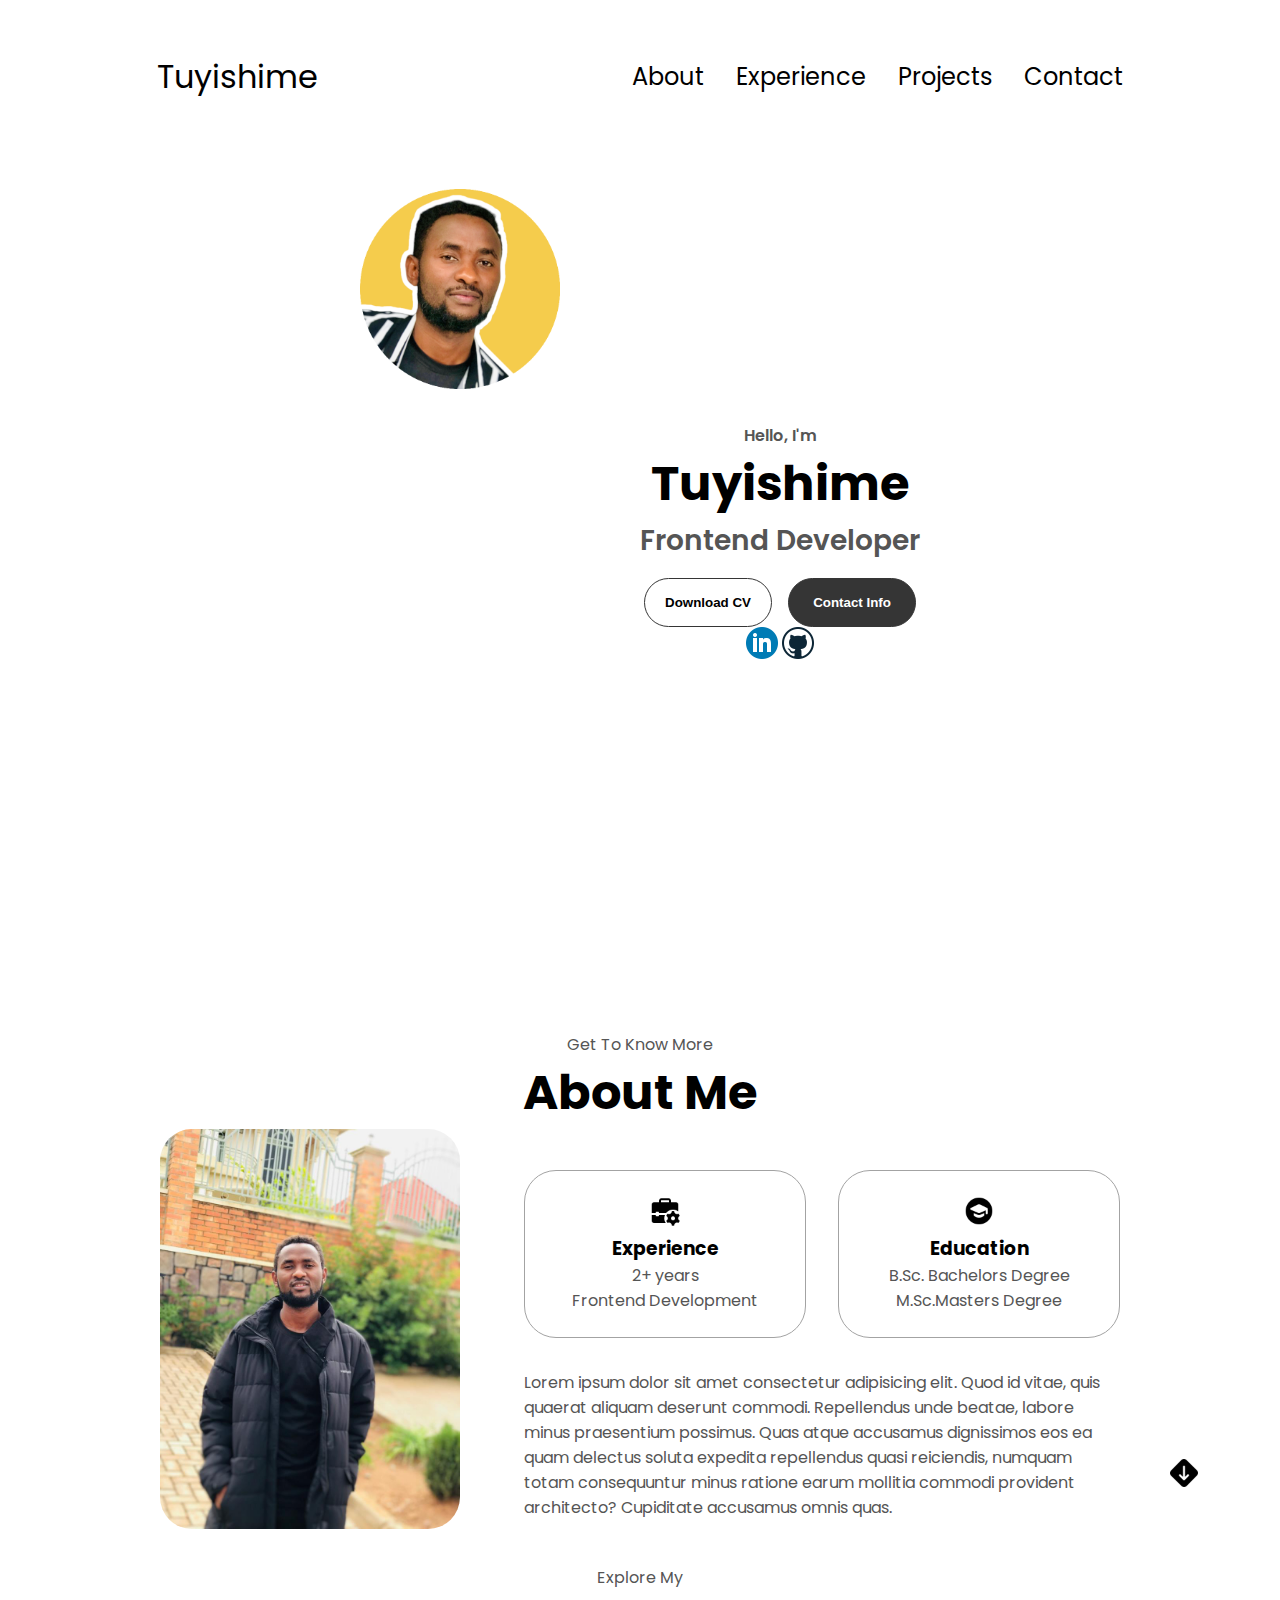
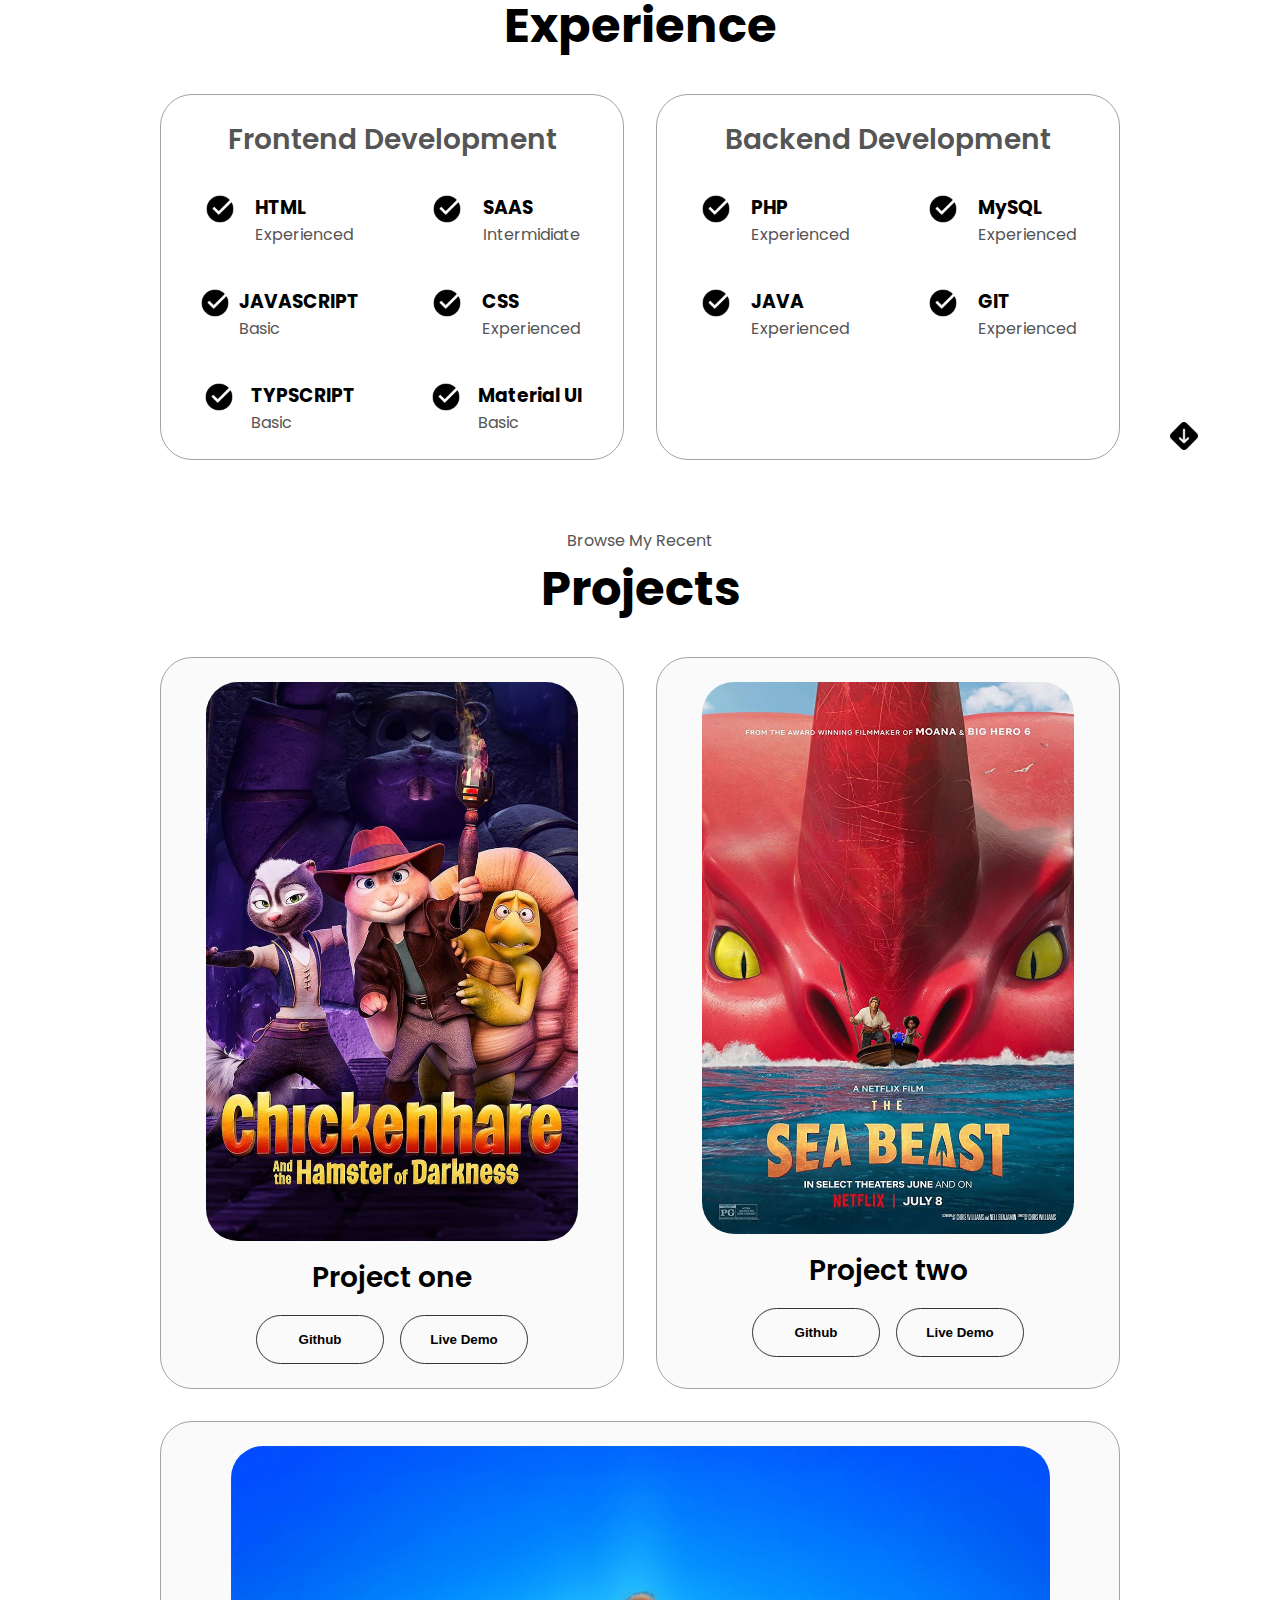
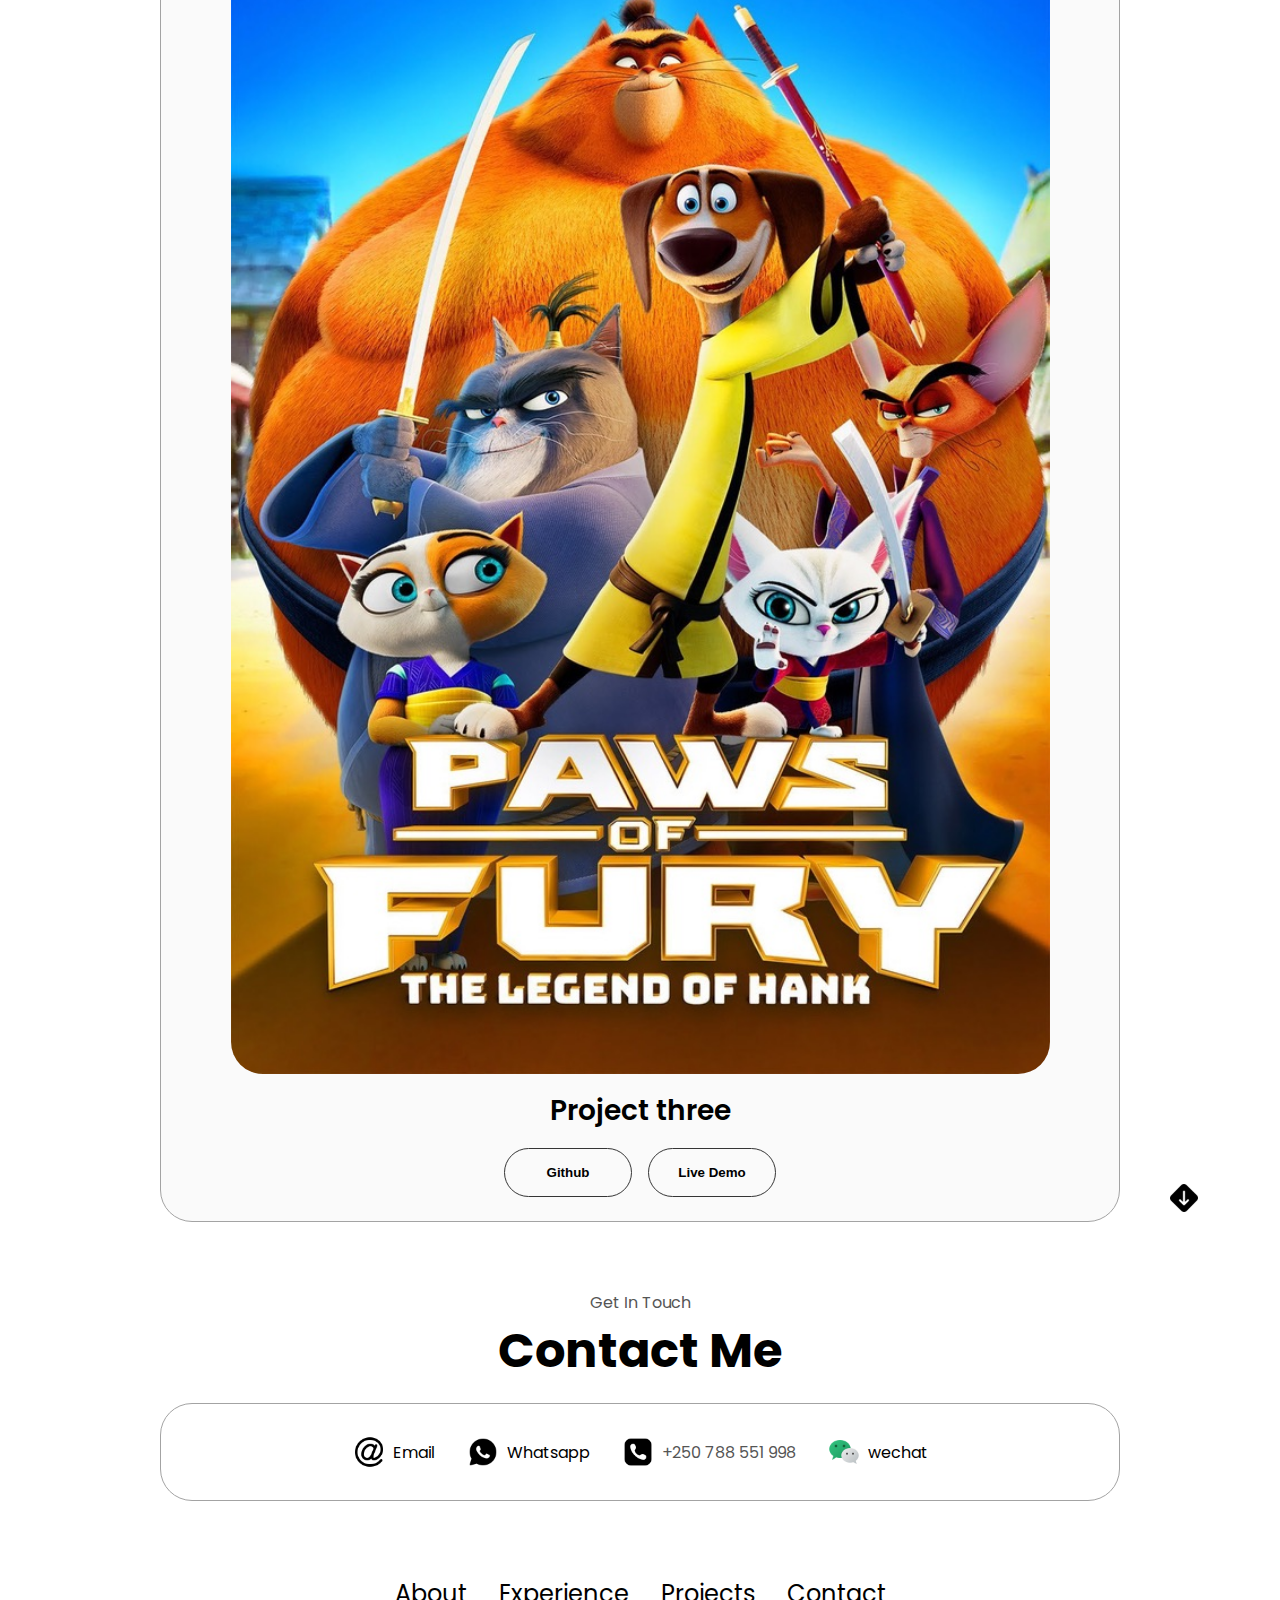
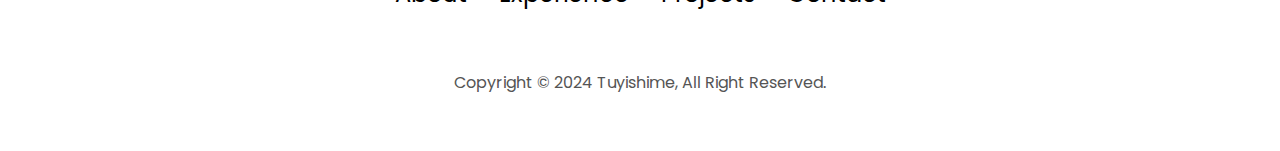
<file: index.html>
<!DOCTYPE html>
<html lang="en">
<head>
    <meta charset="UTF-8">
    <meta name="viewport" content="width=device-width, initial-scale=1.0">
    <title>My Portfolio</title>
    <link rel="stylesheet"href="style.css"/>
    <link rel="stylesheet" href="mediaqueries.css"/>
</head>
<body>
    <nav id="desktop-nav">
        <div class="logo">Tuyishime</div>
        <div>
            <ul class="nav-links">
                <li><a href="#about">About</a></li>
                <li><a href="#experience">Experience</a></li>
                <li><a href="#Projects">Projects</a></li>
                <li><a href="#Contact">Contact</a></li>
            </ul>
        </div>
    </nav>
    <nav id="hamburger-nav">
        <div class="logo">Tuyishime</div>
        <div class="hamburger-menu">
            <div class="hamburger-icon" onclick="toggleMenu()">
            <span></span>
            <span></span> 
            <span></span>
        </div>
        <div class="menu-links">
            <li><a href="#about" onclick="toggleMenu()">About</a></li>
                <li><a href="#experience" onclick="toggleMenu()">Experience</a></li>
                <li><a href="#Projects" onclick="toggleMenu()">Projects</a></li>
                <li><a href="#Contact" onclick="toggleMenu()">Contact</a></li>

        </div>
        </div>
    </nav>
    <section id="profile">
        <div class="section__pic.container">
            <img src="./assets/profile-pic.png" alt="Tuyishime profile picture" width="200"/>
        </div>
        <div class="section__text">
            <p class="section__text__p1">Hello, I'm</p>
            <h1 class="title">Tuyishime</h1>
            <p class="section__text__p2">Frontend Developer</p>
            <div class="btn-container">
                <button class="btn btn-color-2" onclick="window.open('./assets/resume-example.pdf')">Download CV</button>
                <button class="btn btn-color-1" onclick="location.href='./#contact'">Contact Info</button>
            </div>
            <div id="socials-container">
                <img src="./assets/linkedin.png" alt="My linkedIn profile" class="icon" onclick="location.href='https://www.linkedin.com/in/eric-tuyishime-59b9a81a3/ ' ">
                <img src="./assets/github.png" alt="My Github profile" class="icon" onclick="location.href='https://github.com/'">
            </div>
        </div>
    </section>
    <section id="about">
        <p class="section__text__p1">Get To Know More</p>
        <h1 class="title">About Me</h1>
     <div class="section-container">
            <div class="section__pic-container">
                <img src="./assets/about-pic.jpeg" alt="profile picture" class="about-pic"/>
            </div>
        <div class="about-details-container">
            <div class="about-containers">
                <div class="details-container">
                    <img src="./assets/experience.png" alt="Experience icon" class="icon"/>
                    <h3>Experience</h3>
                    <p> 2+ years<br> Frontend Development</p>
                </div>
                <div class="details-container">
                    <img src="./assets/education.png" alt="Education icon" class="icon"/>
                    <h3>Education</h3>
                    <p> B.Sc. Bachelors Degree<br/>M.Sc.Masters Degree</p>
                </div>
            </div>
                <div class="text-container">
                    <p>Lorem ipsum dolor sit amet consectetur adipisicing elit.
                     Quod id vitae, quis quaerat aliquam deserunt commodi.
                      Repellendus unde beatae, labore minus praesentium possimus. 
                      Quas atque accusamus dignissimos eos ea quam delectus soluta expedita repellendus quasi reiciendis, 
                      numquam totam consequuntur minus ratione earum mollitia commodi provident architecto? Cupiditate accusamus omnis quas.
                    </p> 
                </div>
            </div>
        </div>
        <img src="./assets/arrow.png" alt="arrow icon" class="icon arrow" onclick="location.href='./#experience'"/>
    </section>
        <section id="experience">
            <p class="section__text__p1">Explore My</p>
            <h1 class="title">Experience</h1>
            <div class="experience-details-container">
                <div class="about-containers">
                    <div class="details-container">
                        <h2 class="experience-sub-title">Frontend Development</h2>
                        <div class="article-container">
                            <article>
                                <img src="./assets/checkmark.png" alt="Experience icon" class="icon"/>
                                <div>
                                    <h3>HTML</h3>
                                    <P>Experienced</P>
                                </div>
                            </article>
                            <article>
                                <img src="./assets/checkmark.png" alt="Experience icon" class="icon"/>
                                <div>
                                    <h3>SAAS</h3>
                                    <P>Intermidiate</P>
                                </div>
                            </article>
                            <article>
                                <img src="./assets/checkmark.png" alt="Experience icon" class="icon"/>
                                <div>
                                    <h3>JAVASCRIPT</h3>
                                    <P>Basic</P>
                                </div>
                            </article>
                            <article>
                                <img src="./assets/checkmark.png" alt="Experience icon" class="icon"/>
                                <div>
                                    <h3>CSS</h3>
                                    <P>Experienced</P>
                                </div>
                            </article>
                            <article>
                                <img src="./assets/checkmark.png" alt="Experience icon" class="icon"/>
                                <div>
                                    <h3>TYPSCRIPT</h3>
                                    <P>Basic</P>
                                </div>
                            </article>
                            <article>
                                <img src="./assets/checkmark.png" alt="Experience icon" class="icon"/>
                                <div>
                                    <h3>Material UI</h3>
                                    <P>Basic</P>
                                </div>
                            </article>
                        </div>
                    </div>
                    <div class="details-container">
                        <h2 class="experience-sub-title">Backend Development</h2>
                        <div class="article-container">
                            <article>
                                <img src="./assets/checkmark.png" alt="Experience icon" class="icon"/>
                                <div>
                                    <h3>PHP</h3>
                                    <P>Experienced</P>
                                </div>
                            </article>
                            <article>
                                <img src="./assets/checkmark.png" alt="Experience icon" class="icon"/>
                                <div>
                                    <h3>MySQL</h3>
                                    <P>Experienced</P>
                                </div>
                            </article>
                            <article>
                                <img src="./assets/checkmark.png" alt="Experience icon" class="icon"/>
                                <div>
                                    <h3>JAVA</h3>
                                    <P>Experienced</P>
                                </div>
                            </article>
                            <article>
                                <img src="./assets/checkmark.png" alt="Experience icon" class="icon"/>
                                <div>
                                    <h3>GIT</h3>
                                    <P>Experienced</P>
                                </div>
                            </article>
                            
                        </div>
                    </div>
                </div>
            </div>
            <img src="./assets/arrow.png" alt="arrow icon" class="icon arrow" onclick="location.href='./#Projects'"/>
        </section>
        <section id="Projects">
            <p class="section__text__p1">Browse My Recent</p>
            <h1 class="title">Projects</h1>
            <div class="experience-details-container">
                <div class="about-containers">
                <div class="details-container color-container">
                    <div class="article-container">
                        <img src="./assets/project-1.jpeg" alt="Project 1" class="project-img"/>
                    </div>
                    <h2 class="experience-sub-title project-title">Project one</h2>
                    <div class="btn-container">
                        <button class="btn btn-color-2 project-btn" onclick="location.href='https://github.com/'">
                        Github
                    </button>
                    <button class="btn btn-color-2 project-btn" onclick="location.href='https://github.com/'">
                        Live Demo
                    </button> 
                    </div>
                </div>
                <div class="details-container color-container">
                    <div class="article-container">
                        <img src="./assets/project-2.jpeg" alt="Project 2" class="project-img"/>
                    </div>
                    <h2 class="experience-sub-title project-title">Project two</h2>
                    <div class="btn-container">
                        <button class="btn btn-color-2 project-btn" onclick="location.href='https://github.com/'">
                        Github
                    </button>
                    <button class="btn btn-color-2 project-btn" onclick="location.href='https://github.com/'">
                        Live Demo
                    </button> 
                    </div>
                </div>
                <div class="details-container color-container">
                    <div class="article-container">
                        <img src="./assets/project-3.jpeg" alt="Project 3" class="project-img"/>
                    </div>
                    <h2 class="experience-sub-title project-title">Project three</h2>
                    <div class="btn-container">
                        <button class="btn btn-color-2 project-btn" onclick="location.href='https://github.com/'">
                        Github
                    </button>
                    <button class="btn btn-color-2 project-btn" onclick="location.href='https://github.com/'">
                        Live Demo
                    </button> 
                    </div>
                </div>
            </div>
            </div>
            <img src="./assets/arrow.png" alt="arrow icon" class="icon arrow" onclick="location.href='./#Contact'"/>
        </section>
        <section id="Contact">
            <p class="section__text__p1">Get In Touch</p>
            <h1 class="title">Contact Me</h1>
            <div class="contact-info-upper-container">
                <div class="contact-info-container">
                    <img src="./assets/email.png" alt="email icon" class="icon contact-icon"/>
                    <p><a href="mailto:tuyishimeeric001@gmail.com">Email</a></p>
                </div> 
                <div class="contact-info-container">
                    <img src="./assets/whatsapp.png" alt="whatsapp icon" class="icon contact-icon"/>
                    <p><a href="https://wa.me/+250 788 551 998">Whatsapp</a></p>
                </div> 
                <div class="contact-info-container">
                    <img src="./assets/phone.png" alt="phone icon" class="icon contact-icon"/>
                    <p>+250 788 551 998</p>
                </div> 
                <div class="contact-info-container">
                    <img src="./assets/wechat.png" alt="wechat icon" class="icon contact-icon"/>
                    <p><a href="weixin://dl/chat?{toID}">wechat</a></p>
                </div>
            </div>
        </section>
        <footer>
            <nav>
                <div class="nav-links-container">
                    <ul class="nav-links">
                        <li><a href="#about">About</a></li>
                        <li><a href="#experience">Experience</a></li>
                        <li><a href="#Projects">Projects</a></li>
                        <li><a href="#Contact">Contact</a></li>
                    </ul>
                </div>
            </nav>
            <p>Copyright &#169; 2024 Tuyishime, All Right Reserved.</p>
        </footer>
    <script src="script.js"></script>
</body>
</html>
</file>
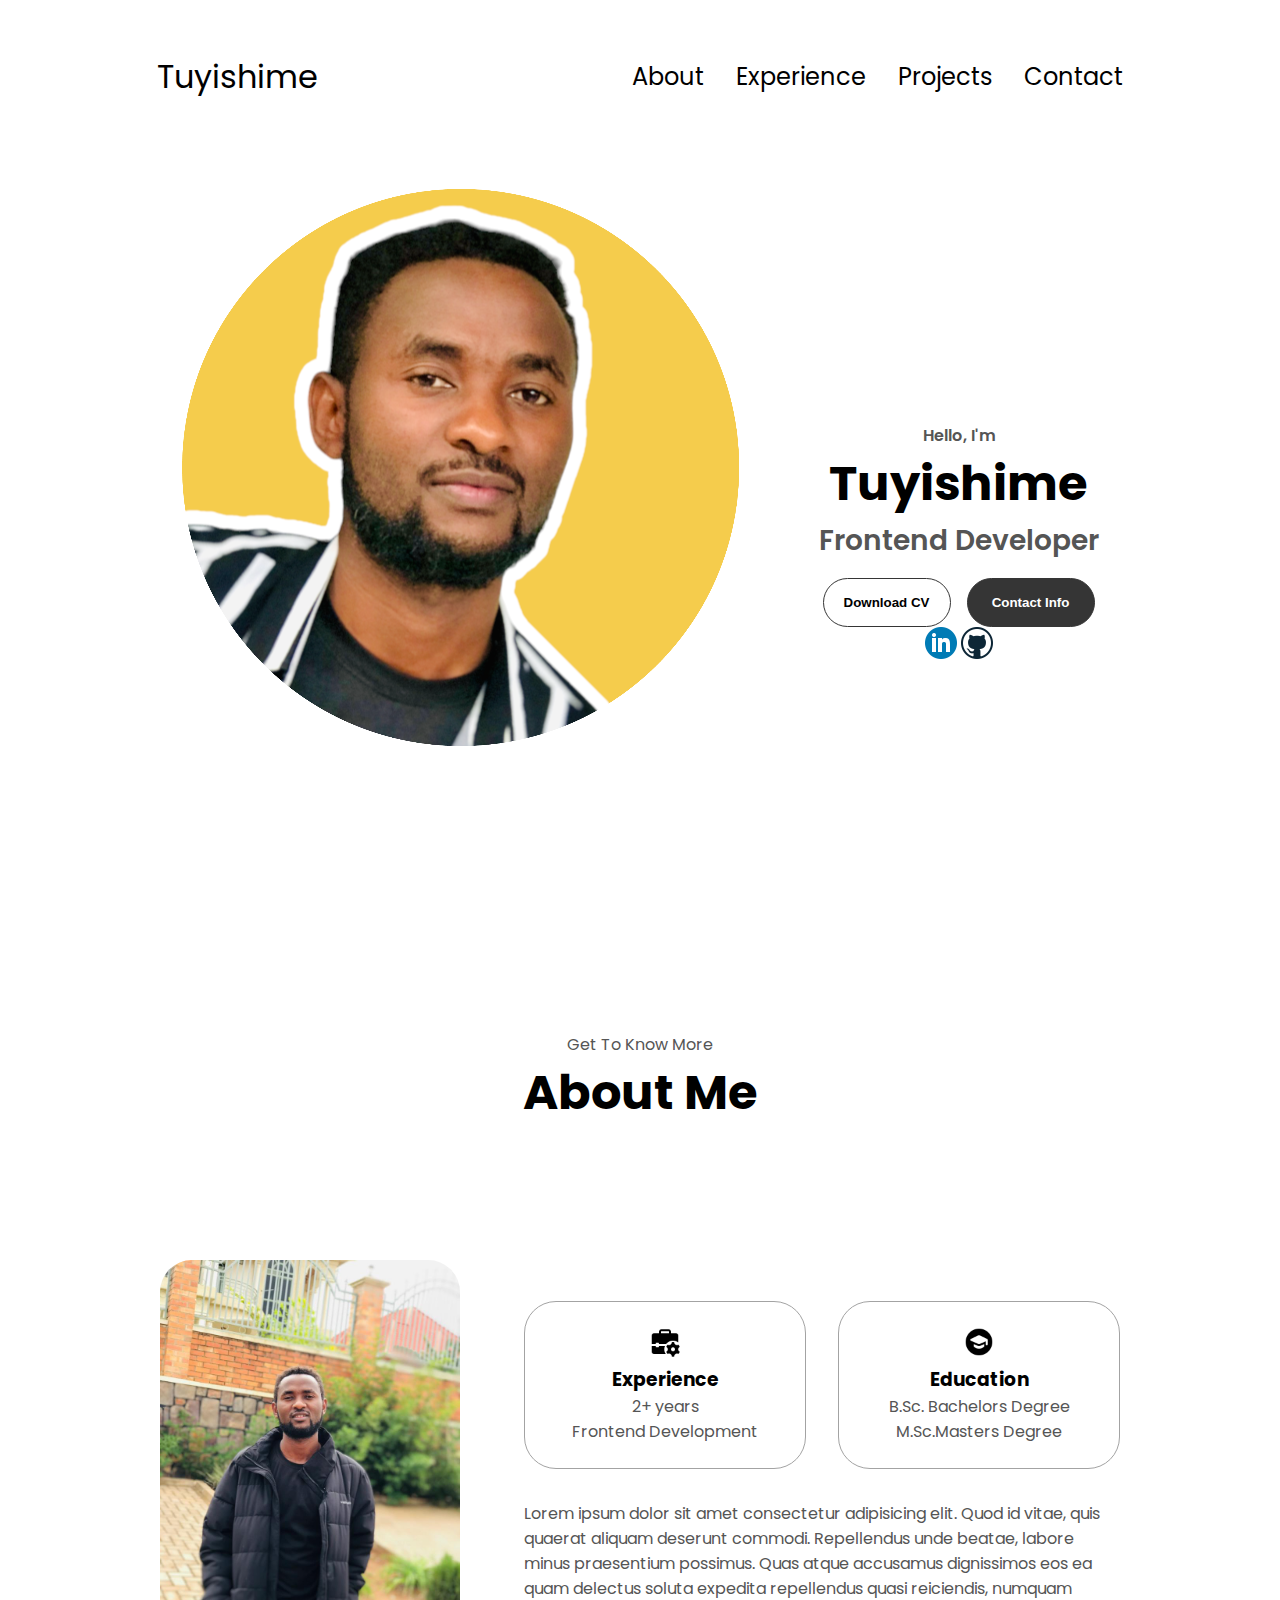
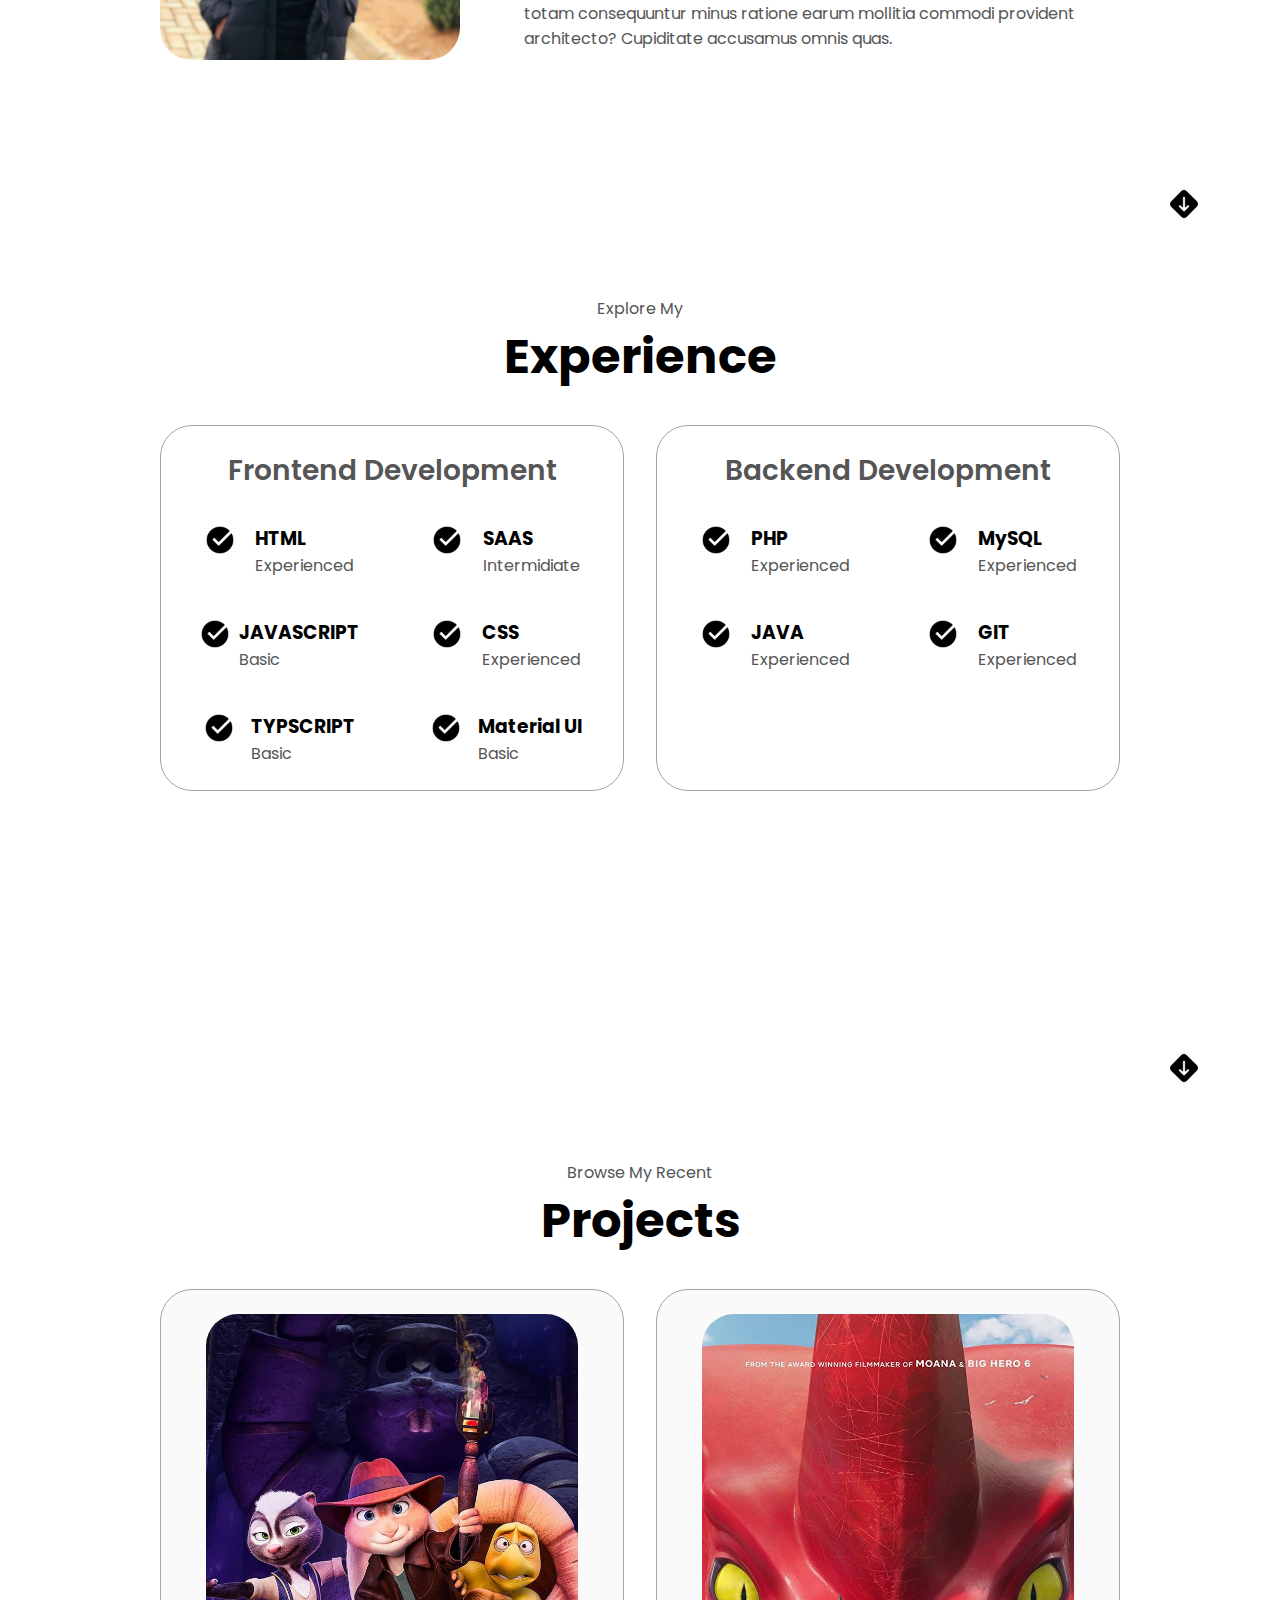
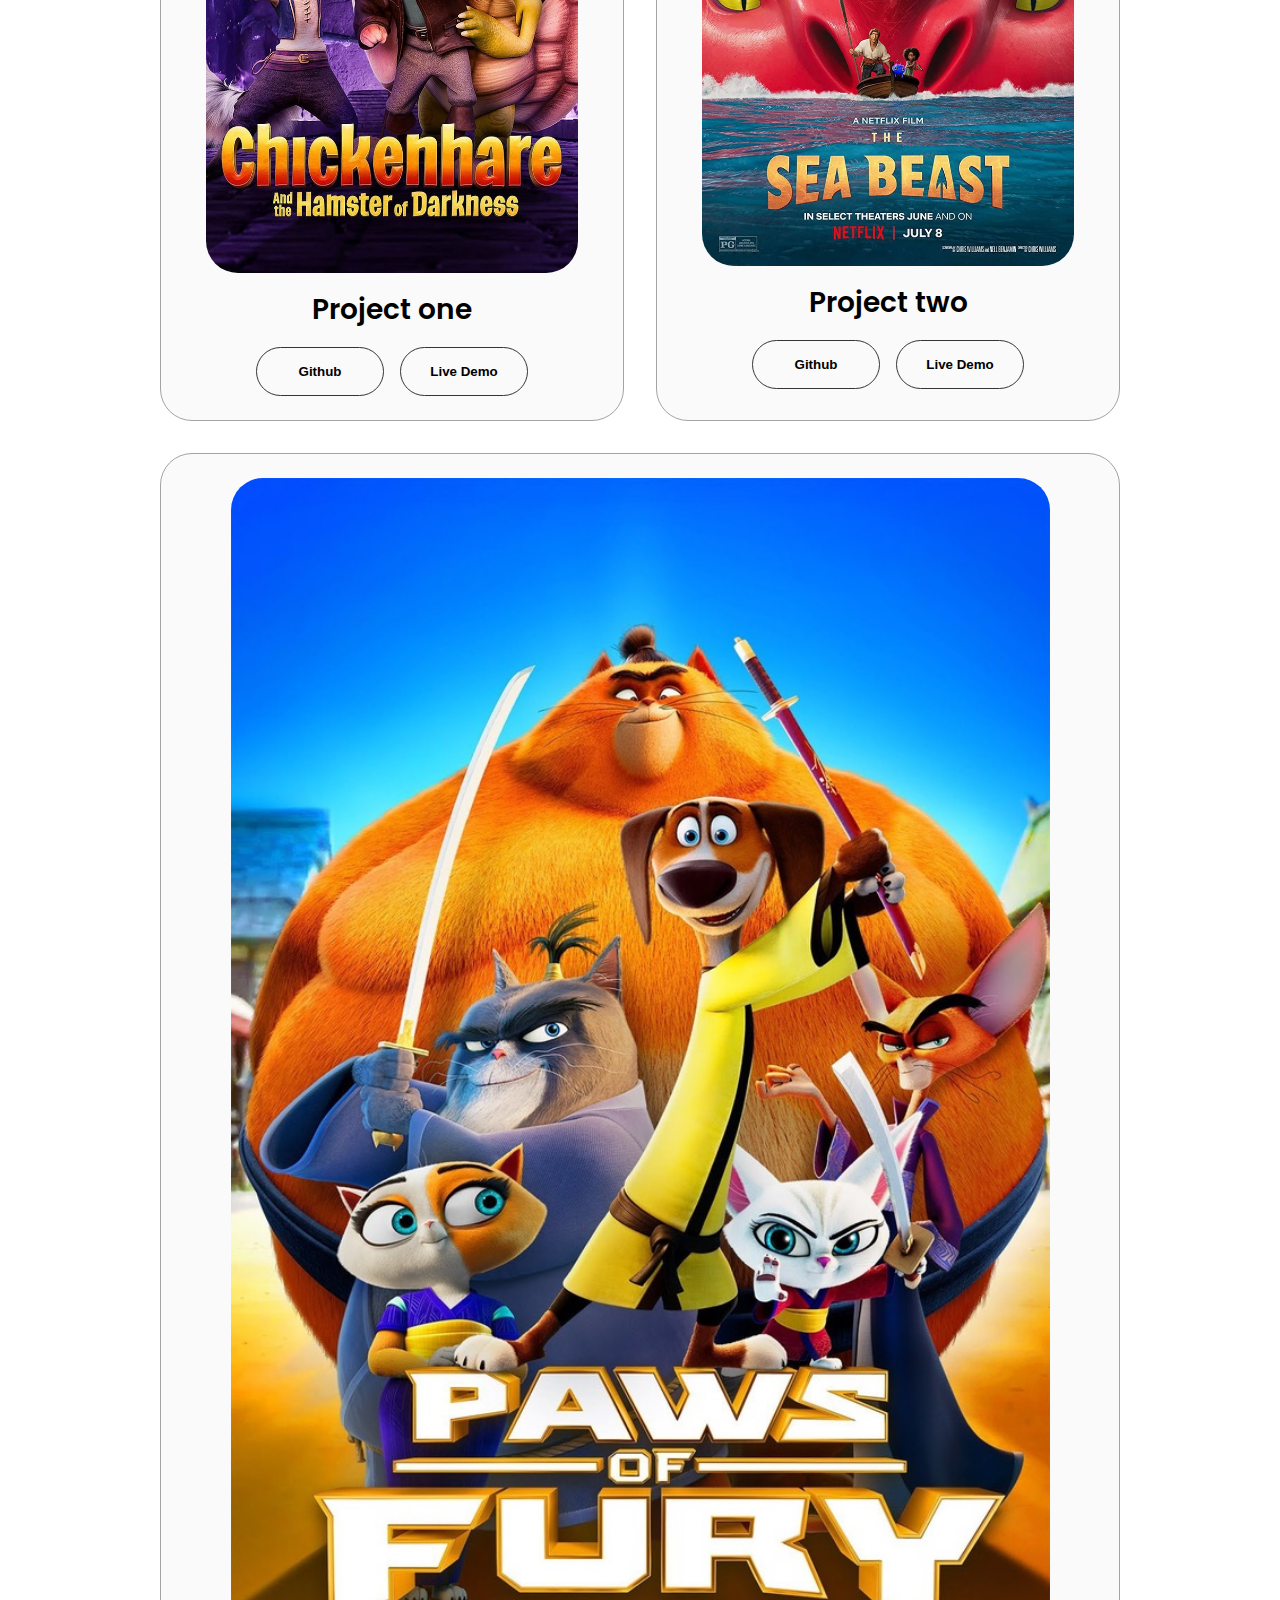
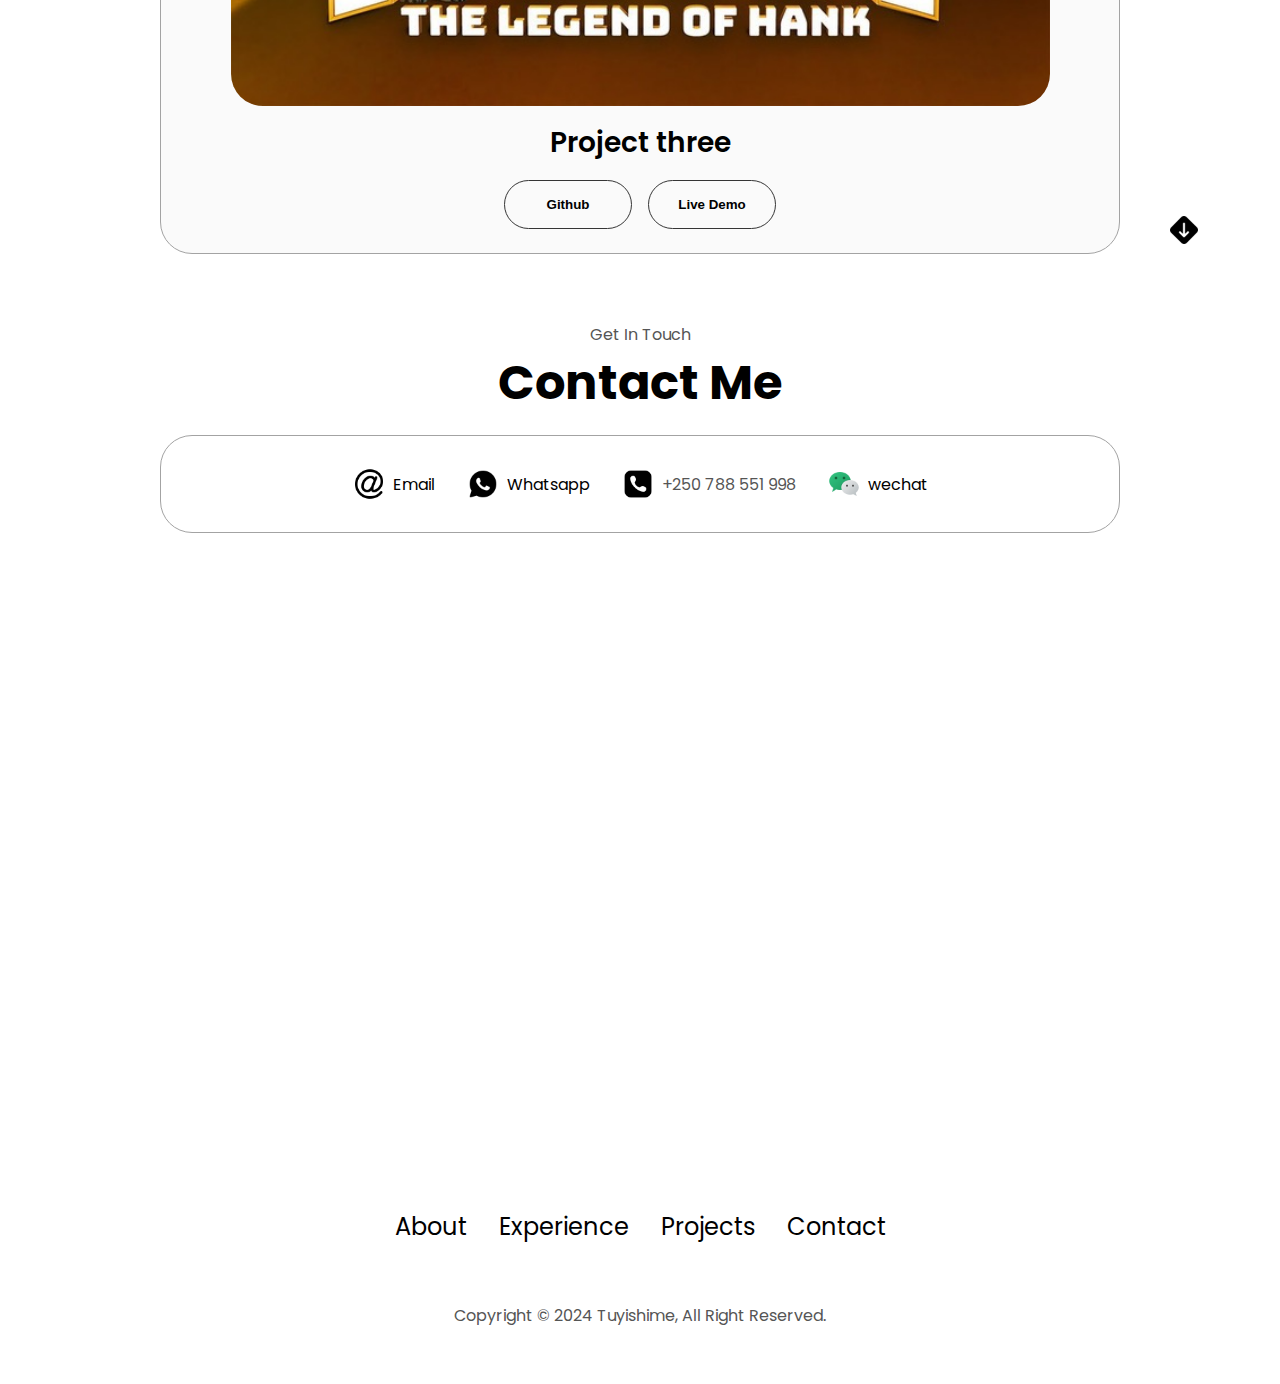
<file: portfolio/index.html>
<!DOCTYPE html>
<html lang="en">
<head>
    <meta charset="UTF-8">
    <meta name="viewport" content="width=device-width, initial-scale=1.0">
    <title>My Portfolio</title>
    <link rel="stylesheet"href="style.css"/>
    <link rel="stylesheet" href="mediaqueries.css"/>
</head>
<body>
    <nav id="desktop-nav">
        <div class="logo">Tuyishime</div>
        <div>
            <ul class="nav-links">
                <li><a href="#about">About</a></li>
                <li><a href="#experience">Experience</a></li>
                <li><a href="#Projects">Projects</a></li>
                <li><a href="#Contact">Contact</a></li>
            </ul>
        </div>
    </nav>
    <nav id="hamburger-nav">
        <div class="logo">Tuyishime</div>
        <div class="hamburger-menu">
            <div class="hamburger-icon" onclick="toggleMenu()">
            <span></span>
            <span></span> 
            <span></span>
        </div>
        <div class="menu-links">
            <li><a href="#about" onclick="toggleMenu()">About</a></li>
                <li><a href="#experience" onclick="toggleMenu()">Experience</a></li>
                <li><a href="#Projects" onclick="toggleMenu()">Projects</a></li>
                <li><a href="#Contact" onclick="toggleMenu()">Contact</a></li>

        </div>
        </div>
    </nav>
    <section id="profile">
        <div class="section__pic.container">
            <img src="./assets/profile-pic.png" alt="Tuyishime profile picture"/>
        </div>
        <div class="section__text">
            <p class="section__text__p1">Hello, I'm</p>
            <h1 class="title">Tuyishime</h1>
            <p class="section__text__p2">Frontend Developer</p>
            <div class="btn-container">
                <button class="btn btn-color-2" onclick="window.open('./assets/resume-example.pdf')">Download CV</button>
                <button class="btn btn-color-1" onclick="location.href='./#contact'">Contact Info</button>
            </div>
            <div id="socials-container">
                <img src="./assets/linkedin.png" alt="My linkedIn profile" class="icon" onclick="location.href='https://www.linkedin.com/in/eric-tuyishime-59b9a81a3/ ' ">
                <img src="./assets/github.png" alt="My Github profile" class="icon" onclick="location.href='https://github.com/'">
            </div>
        </div>
    </section>
    <section id="about">
        <p class="section__text__p1">Get To Know More</p>
        <h1 class="title">About Me</h1>
     <div class="section-container">
            <div class="section__pic-container">
                <img src="./assets/about-pic.jpeg" alt="profile picture" class="about-pic"/>
            </div>
        <div class="about-details-container">
            <div class="about-containers">
                <div class="details-container">
                    <img src="./assets/experience.png" alt="Experience icon" class="icon"/>
                    <h3>Experience</h3>
                    <p> 2+ years<br> Frontend Development</p>
                </div>
                <div class="details-container">
                    <img src="./assets/education.png" alt="Education icon" class="icon"/>
                    <h3>Education</h3>
                    <p> B.Sc. Bachelors Degree<br/>M.Sc.Masters Degree</p>
                </div>
            </div>
                <div class="text-container">
                    <p>Lorem ipsum dolor sit amet consectetur adipisicing elit.
                     Quod id vitae, quis quaerat aliquam deserunt commodi.
                      Repellendus unde beatae, labore minus praesentium possimus. 
                      Quas atque accusamus dignissimos eos ea quam delectus soluta expedita repellendus quasi reiciendis, 
                      numquam totam consequuntur minus ratione earum mollitia commodi provident architecto? Cupiditate accusamus omnis quas.
                    </p> 
                </div>
            </div>
        </div>
        <img src="./assets/arrow.png" alt="arrow icon" class="icon arrow" onclick="location.href='./#experience'"/>
    </section>
        <section id="experience">
            <p class="section__text__p1">Explore My</p>
            <h1 class="title">Experience</h1>
            <div class="experience-details-container">
                <div class="about-containers">
                    <div class="details-container">
                        <h2 class="experience-sub-title">Frontend Development</h2>
                        <div class="article-container">
                            <article>
                                <img src="./assets/checkmark.png" alt="Experience icon" class="icon"/>
                                <div>
                                    <h3>HTML</h3>
                                    <P>Experienced</P>
                                </div>
                            </article>
                            <article>
                                <img src="./assets/checkmark.png" alt="Experience icon" class="icon"/>
                                <div>
                                    <h3>SAAS</h3>
                                    <P>Intermidiate</P>
                                </div>
                            </article>
                            <article>
                                <img src="./assets/checkmark.png" alt="Experience icon" class="icon"/>
                                <div>
                                    <h3>JAVASCRIPT</h3>
                                    <P>Basic</P>
                                </div>
                            </article>
                            <article>
                                <img src="./assets/checkmark.png" alt="Experience icon" class="icon"/>
                                <div>
                                    <h3>CSS</h3>
                                    <P>Experienced</P>
                                </div>
                            </article>
                            <article>
                                <img src="./assets/checkmark.png" alt="Experience icon" class="icon"/>
                                <div>
                                    <h3>TYPSCRIPT</h3>
                                    <P>Basic</P>
                                </div>
                            </article>
                            <article>
                                <img src="./assets/checkmark.png" alt="Experience icon" class="icon"/>
                                <div>
                                    <h3>Material UI</h3>
                                    <P>Basic</P>
                                </div>
                            </article>
                        </div>
                    </div>
                    <div class="details-container">
                        <h2 class="experience-sub-title">Backend Development</h2>
                        <div class="article-container">
                            <article>
                                <img src="./assets/checkmark.png" alt="Experience icon" class="icon"/>
                                <div>
                                    <h3>PHP</h3>
                                    <P>Experienced</P>
                                </div>
                            </article>
                            <article>
                                <img src="./assets/checkmark.png" alt="Experience icon" class="icon"/>
                                <div>
                                    <h3>MySQL</h3>
                                    <P>Experienced</P>
                                </div>
                            </article>
                            <article>
                                <img src="./assets/checkmark.png" alt="Experience icon" class="icon"/>
                                <div>
                                    <h3>JAVA</h3>
                                    <P>Experienced</P>
                                </div>
                            </article>
                            <article>
                                <img src="./assets/checkmark.png" alt="Experience icon" class="icon"/>
                                <div>
                                    <h3>GIT</h3>
                                    <P>Experienced</P>
                                </div>
                            </article>
                            
                        </div>
                    </div>
                </div>
            </div>
            <img src="./assets/arrow.png" alt="arrow icon" class="icon arrow" onclick="location.href='./#Projects'"/>
        </section>
        <section id="Projects">
            <p class="section__text__p1">Browse My Recent</p>
            <h1 class="title">Projects</h1>
            <div class="experience-details-container">
                <div class="about-containers">
                <div class="details-container color-container">
                    <div class="article-container">
                        <img src="./assets/project-1.jpeg" alt="Project 1" class="project-img"/>
                    </div>
                    <h2 class="experience-sub-title project-title">Project one</h2>
                    <div class="btn-container">
                        <button class="btn btn-color-2 project-btn" onclick="location.href='https://github.com/'">
                        Github
                    </button>
                    <button class="btn btn-color-2 project-btn" onclick="location.href='https://github.com/'">
                        Live Demo
                    </button> 
                    </div>
                </div>
                <div class="details-container color-container">
                    <div class="article-container">
                        <img src="./assets/project-2.jpeg" alt="Project 2" class="project-img"/>
                    </div>
                    <h2 class="experience-sub-title project-title">Project two</h2>
                    <div class="btn-container">
                        <button class="btn btn-color-2 project-btn" onclick="location.href='https://github.com/'">
                        Github
                    </button>
                    <button class="btn btn-color-2 project-btn" onclick="location.href='https://github.com/'">
                        Live Demo
                    </button> 
                    </div>
                </div>
                <div class="details-container color-container">
                    <div class="article-container">
                        <img src="./assets/project-3.jpeg" alt="Project 3" class="project-img"/>
                    </div>
                    <h2 class="experience-sub-title project-title">Project three</h2>
                    <div class="btn-container">
                        <button class="btn btn-color-2 project-btn" onclick="location.href='https://github.com/'">
                        Github
                    </button>
                    <button class="btn btn-color-2 project-btn" onclick="location.href='https://github.com/'">
                        Live Demo
                    </button> 
                    </div>
                </div>
            </div>
            </div>
            <img src="./assets/arrow.png" alt="arrow icon" class="icon arrow" onclick="location.href='./#Contact'"/>
        </section>
        <section id="Contact">
            <p class="section__text__p1">Get In Touch</p>
            <h1 class="title">Contact Me</h1>
            <div class="contact-info-upper-container">
                <div class="contact-info-container">
                    <img src="./assets/email.png" alt="email icon" class="icon contact-icon"/>
                    <p><a href="mailto:tuyishimeeric001@gmail.com">Email</a></p>
                </div> 
                <div class="contact-info-container">
                    <img src="./assets/whatsapp.png" alt="whatsapp icon" class="icon contact-icon"/>
                    <p><a href="https://wa.me/+250 788 551 998">Whatsapp</a></p>
                </div> 
                <div class="contact-info-container">
                    <img src="./assets/phone.png" alt="phone icon" class="icon contact-icon"/>
                    <p>+250 788 551 998</p>
                </div> 
                <div class="contact-info-container">
                    <img src="./assets/wechat.png" alt="wechat icon" class="icon contact-icon"/>
                    <p><a href="weixin://dl/chat?{toID}">wechat</a></p>
                </div>
            </div>
        </section>
        <footer>
            <nav>
                <div class="nav-links-container">
                    <ul class="nav-links">
                        <li><a href="#about">About</a></li>
                        <li><a href="#experience">Experience</a></li>
                        <li><a href="#Projects">Projects</a></li>
                        <li><a href="#Contact">Contact</a></li>
                    </ul>
                </div>
            </nav>
            <p>Copyright &#169; 2024 Tuyishime, All Right Reserved.</p>
        </footer>
    <script src="script.js"></script>
</body>
</html>
</file>
<file: style.css>
@import url('https://fonts.googleapis.com/css2?family=Poppins:wght@300;400;500;600&display=swap');
*{
margin: 0;
padding: 0;

}
body{

    font-family: 'Poppins', sans-serif;
}
html{
    scroll-behavior: smooth;

}
p{
    color: rgb(85, 85, 85);
}
a, .btn{
    transition: all 300ms ease;
}
nav, .nav-links{
    display: flex;
}
nav{
    justify-content: space-around;
    align-items: center;
    height: 17vh;
}
.nav-links{
    gap: 2rem;
    list-style: none;
    font-size: 1.5rem;
}
a{
    color: black;
    text-decoration: none;
    text-decoration-color: white;

}
a:hover{
    color: grey;
    text-decoration: underline;
    text-underline-offset: 1rem;
    text-decoration-color: rgb(181,181,181);
}
.logo{
    font-size: 2rem;
}
.logo:hover{
    cursor: default;
}
#hamburger-nav{
    display: none;

}
.hamburger-menu{
    position: relative;
    display: inline-block;
}
.hamburger-icon{
    display:flex;
    flex-direction: column;
    justify-content: space-between;
    height: 24px;
    width: 30px;
    cursor: pointer;
}
.hamburger-icon span{
    width: 100%;
    height: 2px;
    background-color: black;
    transition: all 0.3 ease-in-out;
}
.menu-links{
    position: absolute;
    top: 100%;
    right: 0;
    background-color: white;
    width: fit-content;
    max-height: 0;
    overflow: hidden;
    transition: all 0.3 ease-in-out;
}
.menu-links a{
    display: block;
    padding: 10px;
    text-align: center;
    font-size: 1.5rem;
    color: black;
    text-decoration: none;
    transition: all 0.3 ease-in-out;
}
.menu-links li{
    list-style: none;
}
.menu-links.open{
    max-height: 300px;
}
.hamburger-icon.open span:first-child{
    transform: rotate(45deg) translate(10px, 5px);

}
.hamburger-icon.open span:nth-child(2){
    opacity: 0;
}
.hamburger-icon.open span:last-child{
    transform: rotate(-45deg) translate(10px, -5px);
}
.hamburger-icon span:first-child{
    transform: none;

}
.hamburger-icon span:first-child{
    opacity: 1;

}
.hamburger-icon span:first-child{
    transform: none;
}

/*section*/

section{
    padding-top: 4vh;
    margin: 0 10rem;
    box-sizing: border-box;
    min-height: fit-content;
}
.section-container{
    display: flex;
}
#profile{
    display: flex;
    justify-content: center;
    gap: 5rem;
    height: 80vh;
}
.section__pic-container{
    display: flex;
    height: 400px;
    width: 400px;
    margin: auto 0;
}
.section__text{
    align-self: center;
    text-align: center;
}
.section__text p{
    font-weight: 600;
}
.section__text__p1{
    text-align: center;
}
.section__text__p2{
    font-size: 1.75rem;
    margin-bottom: 1rem;
}
.title{
    font-size: 3rem;
    text-align: center;
}
.socials-container{
    display: flex;
    justify-content: center;
    margin-top: 1rem;
    gap: 1rem;
}
.icon{
    cursor: pointer;
    height: 2rem;
}
.btn-container{
    display: flex;
    justify-content: center;
    gap: 1rem;
}
.btn{
    font-weight: 600;
    transition: all 300ms ease;
    padding: 1rem;
    width: 8rem;
    border-radius: 2rem;
}
.btn-color-1,
.btn-color-2{
    border: rgb(53,53,53) 0.1rem solid;
}
.btn-color-1:hover,
.btn-color-2:hover {
   cursor: pointer;
}

.btn-color-1,
.btn-color-2:hover {
    background: rgb(53,53,53);
    color: white;
}
.btn-color-1:hover{
    background: rgb(0, 0, 0);
}
.btn-color-2{
    background: none;
}
.btn-color-2:hover {
    border: rgb(255,255, 255)0.1rem solid;
}
.btn-container{
    gap: 1rem;
}
#about {
    position: relative;
}
.about-containers{
    gap: 2rem;
    margin-bottom: 2rem;
    margin-top: 2rem;
}
 .about-details-container {
    justify-content: center;
    flex-direction: column;
 }
 .about-containers,
 .about-details-container{
    display: flex;
 }
 .about-pic{
    border-radius: 2rem;
 }
 .arrow {
    position: absolute;
    right: -5rem;
    bottom: 2.5rem;
 }
 .details-container{
    padding: 1.5rem;
    flex: 1;
    background: white;
    border-radius: 2rem;
    border: rgb(53,53,53)0.1rem solid;
    border-color: rgb(163,163,163);
    text-align: center;
 }
 .section-container{
    gap: 4rem;
    height: 80%;
 }
 .section__pic-container{
    height: 400px;
    width: 400px;
    margin: auto 0;
 }
 #experience{
    position: relative;
 }
.experience-sub-title{
    color: rgb(85,85,85);
    font-weight: 600;
    font-size: 1.75rem;
    margin-bottom: 2rem;
}
.experience-details-container{
    display: flex;
    justify-content: center;
    flex-direction: column;
}
.article-container{
    display: flex;
    text-align: initial;
    flex-wrap: wrap;
    flex-direction: row;
    gap: 2.5rem;
    justify-content: space-around;
}
article{
     display: flex;
     width: 10rem;
     justify-content: space-around;
     gap: 0.5rem;
}
#Projects{
    position: relative;
}
.color-container{
    border-color: rgb(163,163,163);
    background:rgb(250,250,250);
}
.project-img{
    border-radius: 2rem;
    width: 90%;
    height: 90%;
}
.project-title{
    margin: 1rem;
    color: black;
}

#contact{
    display: flex;
    justify-content: center;
    flex-direction: column;
    height: 10vh;
}

.contact-info-upper-container{
    display: flex;
    justify-content: center;
    border-radius: 2rem;
    border: rgb(53,53,53) 0.1rem solid;
    border-color: rgb(163,163,163);
    background: (250,250,250);
    margin: 1rem auto;
    padding:  1rem;
}
.contact-info-container{
    display: flex;
    align-items: center;
    gap: 0.5rem;
    margin: 1rem;
}
.contact-info-container-p{
    font-size: larger;
}
.contact-icon{
    cursor: default;
}
footer{
    height:26vh;
    margin: 0 1rem;

}
footer p{
    text-align: center;
}
</file>
<file: mediaqueries.css>
@media screen and (max-width: 1400px){

   #profile{
    height:83vh;
    margin-bottom: 6rem;

   }
   .about-containers{
    flex-wrap: wrap;
   }
}
@media screen and (max-width: 1200px){

    #desktop-nav{
        display: none;
    }
    #hamburger-nav{
        display: flex;
    }
    #experience, .experience-details-container{
        margin-top: 2rem;
    }
    #profile, .section-container{
        display: block;
    }
    .arrow{
        display: none;

    }
    section, .section-contaner{
        height: fit-content;
    }
    section{
        margin: 0 5%;
    }
    .section__pic-container{
        width: 275px;
        height: 275px;
        margin: 0 auto 2rem;
    }
    .about-containers{
        margin-top: 0;
    }
} 
@media screen and (max-width: 600px){
    #contact,footer{
        height: 40vh;
    }
    #profile{
        height:83vh;
        margin-bottom: 0;
    }
    article{
        font-size: 1rem;
    }
    footer nav{
        height: fit-content;
        margin-bottom: 2rem;

    }
    .about-containers,
    .contact-info-upper-container,
    .btn-container{
        flex-wrap: wrap;
    }
    .contact-info-container{
        margin: 0;

    }
    .contact-info-container p,
    .nav-links li a{
        font-size: 1rem;
    }
    .experience-sub-title{
        font-size: 1.25rem;
    }
    .logo{
        font-size: 1.5rem;
    }
    .nav-links{
        flex-direction: column;
        gap: 0.5rem;
        text-align: center;
    }
    .section__pic-container{
        width: auto;
        height: 46vw;
        justify-content: center;
    }
    .section__text__p2{
        font-size: 2rem;
    }
    .title{
        font-size: 2rem;
    }
    .text-container{
        text-align: justify ;
    }

}
</file>
<file: portfolio/style.css>
@import url('https://fonts.googleapis.com/css2?family=Poppins:wght@300;400;500;600&display=swap');
*{
margin: 0;
padding: 0;

}
body{

    font-family: 'Poppins', sans-serif;
}
html{
    scroll-behavior: smooth;

}
p{
    color: rgb(85, 85, 85);
}
a, .btn{
    transition: all 300ms ease;
}
nav, .nav-links{
    display: flex;
}
nav{
    justify-content: space-around;
    align-items: center;
    height: 17vh;
}
.nav-links{
    gap: 2rem;
    list-style: none;
    font-size: 1.5rem;
}
a{
    color: black;
    text-decoration: none;
    text-decoration-color: white;

}
a:hover{
    color: grey;
    text-decoration: underline;
    text-underline-offset: 1rem;
    text-decoration-color: rgb(181,181,181);
}
.logo{
    font-size: 2rem;
}
.logo:hover{
    cursor: default;
}
#hamburger-nav{
    display: none;

}
.hamburger-menu{
    position: relative;
    display: inline-block;
}
.hamburger-icon{
    display:flex;
    flex-direction: column;
    justify-content: space-between;
    height: 24px;
    width: 30px;
    cursor: pointer;
}
.hamburger-icon span{
    width: 100%;
    height: 2px;
    background-color: black;
    transition: all 0.3 ease-in-out;
}
.menu-links{
    position: absolute;
    top: 100%;
    right: 0;
    background-color: white;
    width: fit-content;
    max-height: 0;
    overflow: hidden;
    transition: all 0.3 ease-in-out;
}
.menu-links a{
    display: block;
    padding: 10px;
    text-align: center;
    font-size: 1.5rem;
    color: black;
    text-decoration: none;
    transition: all 0.3 ease-in-out;
}
.menu-links li{
    list-style: none;
}
.menu-links.open{
    max-height: 300px;
}
.hamburger-icon.open span:first-child{
    transform: rotate(45deg) translate(10px, 5px);

}
.hamburger-icon.open span:nth-child(2){
    opacity: 0;
}
.hamburger-icon.open span:last-child{
    transform: rotate(-45deg) translate(10px, -5px);
}
.hamburger-icon span:first-child{
    transform: none;

}
.hamburger-icon span:first-child{
    opacity: 1;

}
.hamburger-icon span:first-child{
    transform: none;
}

/*section*/

section{
    padding-top: 4vh;
    height: 96vh;
    margin: 0 10rem;
    box-sizing: border-box;
    min-height: fit-content;
}
.section-container{
    display: flex;
}
#profile{
    display: flex;
    justify-content: center;
    gap: 5rem;
    height: 80vh;
}
.section__pic-container{
    display: flex;
    height: 400px;
    width: 400px;
    margin: auto 0;
}
.section__text{
    align-self: center;
    text-align: center;
}
.section__text p{
    font-weight: 600;
}
.section__text__p1{
    text-align: center;
}
.section__text__p2{
    font-size: 1.75rem;
    margin-bottom: 1rem;
}
.title{
    font-size: 3rem;
    text-align: center;
}
.socials-container{
    display: flex;
    justify-content: center;
    margin-top: 1rem;
    gap: 1rem;
}
.icon{
    cursor: pointer;
    height: 2rem;
}
.btn-container{
    display: flex;
    justify-content: center;
    gap: 1rem;
}
.btn{
    font-weight: 600;
    transition: all 300ms ease;
    padding: 1rem;
    width: 8rem;
    border-radius: 2rem;
}
.btn-color-1,
.btn-color-2{
    border: rgb(53,53,53) 0.1rem solid;
}
.btn-color-1:hover,
.btn-color-2:hover {
   cursor: pointer;
}

.btn-color-1,
.btn-color-2:hover {
    background: rgb(53,53,53);
    color: white;
}
.btn-color-1:hover{
    background: rgb(0, 0, 0);
}
.btn-color-2{
    background: none;
}
.btn-color-2:hover {
    border: rgb(255,255, 255)0.1rem solid;
}
.btn-container{
    gap: 1rem;
}
#about {
    position: relative;
}
.about-containers{
    gap: 2rem;
    margin-bottom: 2rem;
    margin-top: 2rem;
}
 .about-details-container {
    justify-content: center;
    flex-direction: column;
 }
 .about-containers,
 .about-details-container{
    display: flex;
 }
 .about-pic{
    border-radius: 2rem;
 }
 .arrow {
    position: absolute;
    right: -5rem;
    bottom: 2.5rem;
 }
 .details-container{
    padding: 1.5rem;
    flex: 1;
    background: white;
    border-radius: 2rem;
    border: rgb(53,53,53)0.1rem solid;
    border-color: rgb(163,163,163);
    text-align: center;
 }
 .section-container{
    gap: 4rem;
    height: 80%;
 }
 .section__pic-container{
    height: 400px;
    width: 400px;
    margin: auto 0;
 }
 #experience{
    position: relative;
 }
.experience-sub-title{
    color: rgb(85,85,85);
    font-weight: 600;
    font-size: 1.75rem;
    margin-bottom: 2rem;
}
.experience-details-container{
    display: flex;
    justify-content: center;
    flex-direction: column;
}
.article-container{
    display: flex;
    text-align: initial;
    flex-wrap: wrap;
    flex-direction: row;
    gap: 2.5rem;
    justify-content: space-around;
}
article{
     display: flex;
     width: 10rem;
     justify-content: space-around;
     gap: 0.5rem;
}
#Projects{
    position: relative;
}
.color-container{
    border-color: rgb(163,163,163);
    background:rgb(250,250,250);
}
.project-img{
    border-radius: 2rem;
    width: 90%;
    height: 90%;
}
.project-title{
    margin: 1rem;
    color: black;
}

#contact{
    display: flex;
    justify-content: center;
    flex-direction: column;
    height: 10vh;
}

.contact-info-upper-container{
    display: flex;
    justify-content: center;
    border-radius: 2rem;
    border: rgb(53,53,53) 0.1rem solid;
    border-color: rgb(163,163,163);
    background: (250,250,250);
    margin: 1rem auto;
    padding:  1rem;
}
.contact-info-container{
    display: flex;
    align-items: center;
    gap: 0.5rem;
    margin: 1rem;
}
.contact-info-container-p{
    font-size: larger;
}
.contact-icon{
    cursor: default;
}
footer{
    height:26vh;
    margin: 0 1rem;

}
footer p{
    text-align: center;
}
</file>
<file: portfolio/mediaqueries.css>
@media screen and (max-width: 1400px){

   #profile{
    height:83vh;
    margin-bottom: 6rem;

   }
   .about-containers{
    flex-wrap: wrap;
   }
}
@media screen and (max-width: 1200px){

    #desktop-nav{
        display: none;
    }
    #hamburger-nav{
        display: flex;
    }
    #experience, .experience-details-container{
        margin-top: 2rem;
    }
    #profile, .section-container{
        display: block;
    }
    .arrow{
        display: none;

    }
    section, .section-contaner{
        height: fit-content;
    }
    section{
        margin: 0 5%;
    }
    .section__pic-container{
        width: 275px;
        height: 275px;
        margin: 0 auto 2rem;
    }
    .about-containers{
        margin-top: 0;
    }
} 
@media screen and (max-width: 600px){
    #contact,footer{
        height: 40vh;
    }
    #profile{
        height:83vh;
        margin-bottom: 0;
    }
    article{
        font-size: 1rem;
    }
    footer nav{
        height: fit-content;
        margin-bottom: 2rem;

    }
    .about-containers,
    .contact-info-upper-container,
    .btn-container{
        flex-wrap: wrap;
    }
    .contact-info-container{
        margin: 0;

    }
    .contact-info-container p,
    .nav-links li a{
        font-size: 1rem;
    }
    .experience-sub-title{
        font-size: 1.25rem;
    }
    .logo{
        font-size: 1.5rem;
    }
    .nav-links{
        flex-direction: column;
        gap: 0.5rem;
        text-align: center;
    }
    .section__pic-container{
        width: auto;
        height: 46vw;
        justify-content: center;
    }
    .section__text__p2{
        font-size: 2rem;
    }
    .title{
        font-size: 2rem;
    }
    .text-container{
        text-align: justify ;
    }

}
</file>
